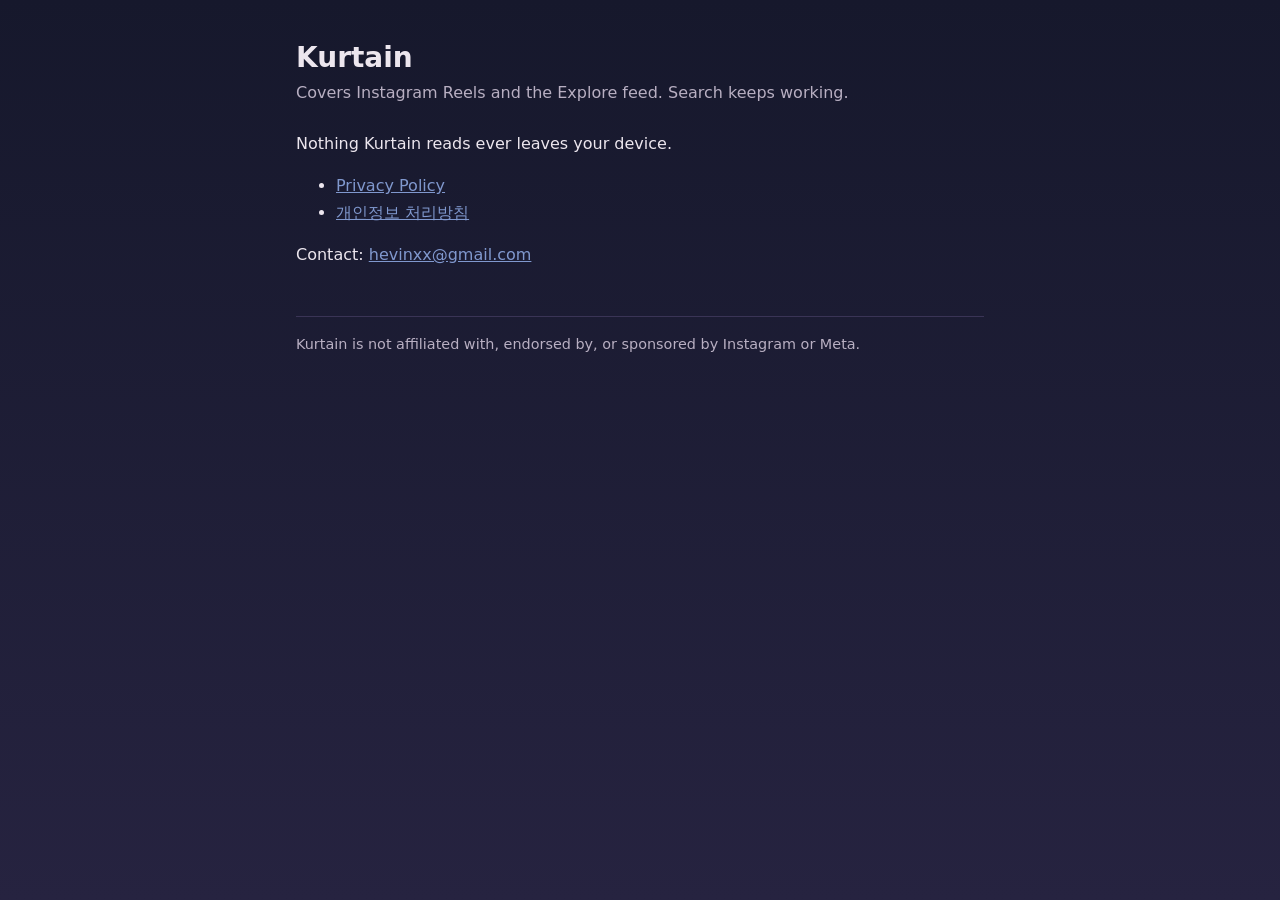
<file: index.html>
<!doctype html>
<html lang="en"><head><meta charset="utf-8"><meta name="viewport" content="width=device-width,initial-scale=1">
<title>Kurtain</title><link rel="stylesheet" href="style.css"></head><body><main>
<h1>Kurtain</h1>
<p class="meta">Covers Instagram Reels and the Explore feed. Search keeps working.</p>
<p>Nothing Kurtain reads ever leaves your device.</p>
<ul><li><a href="privacy/">Privacy Policy</a></li><li><a href="ko/privacy/" hreflang="ko">개인정보 처리방침</a></li></ul>
<p>Contact: <a href="mailto:hevinxx@gmail.com">hevinxx@gmail.com</a></p>
<footer>Kurtain is not affiliated with, endorsed by, or sponsored by Instagram or Meta.</footer></main></body></html>
</file>
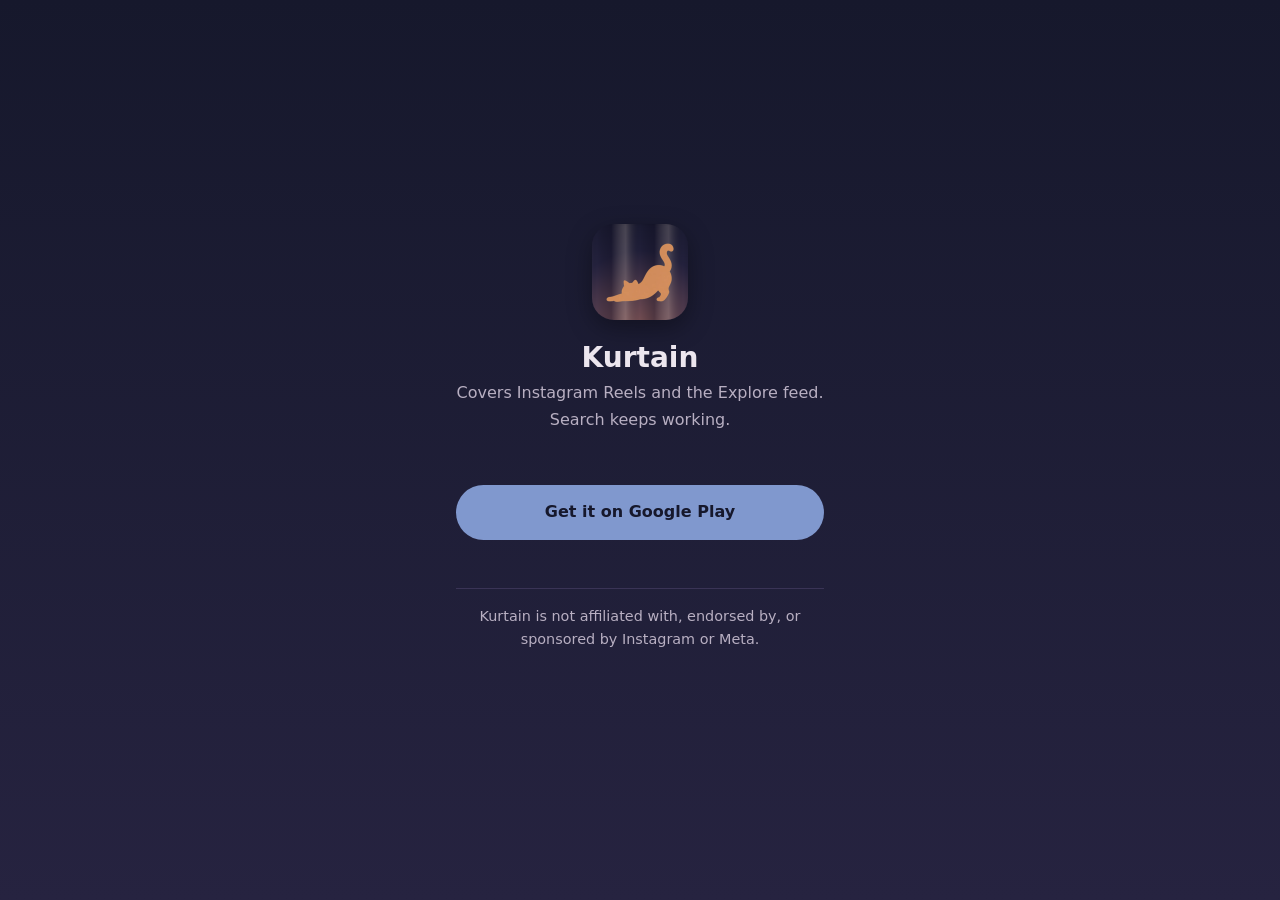
<file: app/index.html>
<!doctype html>
<html lang="en"><head><meta charset="utf-8"><meta name="viewport" content="width=device-width,initial-scale=1">
<title>Kurtain</title>
<meta name="description" content="Covers Instagram Reels and the Explore feed. Search keeps working.">
<meta property="og:title" content="Kurtain">
<meta property="og:description" content="Covers Instagram Reels and the Explore feed. Search keeps working.">
<meta property="og:image" content="https://hevinxx.github.io/kurtain-site/app/icon.png">
<link rel="icon" href="icon.png">
<script>
  // Android에서는 페이지를 보여 주지 않고 Play로 바로 보낸다. 미리보기: ?stay
  // 인스타그램 인앱 브라우저는 https Play 링크를 웹 페이지로 열기 때문에 market://로 Play 스토어 앱을 띄운다.
  // 그 밖의 브라우저(Chrome 등)는 https Play 링크를 Play 스토어 앱으로 넘긴다.
  (function () {
    var ua = navigator.userAgent || "";
    if (location.search.indexOf("stay") !== -1 || !/Android/.test(ua)) return;
    var web = "https://play.google.com/store/apps/details?id=io.hevinxx.kurtain";
    if (/Instagram/.test(ua)) {
      location.href = "market://details?id=io.hevinxx.kurtain";
      setTimeout(function () { if (!document.hidden) location.replace(web); }, 1500);
    } else {
      location.replace(web);
    }
  })();
</script>
<link rel="stylesheet" href="../style.css">
<style>
  main{min-height:100vh;display:flex;flex-direction:column;align-items:center;justify-content:center;text-align:center;max-width:400px}
  .icon{width:96px;height:96px;border-radius:22px;box-shadow:0 8px 24px rgba(0,0,0,.35)}
  h1{margin-top:20px}
  .store{display:block;width:100%;margin-top:28px;padding:14px 20px;border-radius:999px;background:var(--accent);color:var(--bg);font-weight:600;text-decoration:none}
  footer{width:100%}
</style>
</head><body><main>
<img class="icon" src="icon.png" alt="">
<h1>Kurtain</h1>
<p class="meta" id="lead">Covers Instagram Reels and the Explore feed. Search keeps working.</p>
<a class="store" id="store" href="https://play.google.com/store/apps/details?id=io.hevinxx.kurtain">Get it on Google Play</a>
<footer id="note">Kurtain is not affiliated with, endorsed by, or sponsored by Instagram or Meta.</footer>
</main>
<script>
  if (/^ko\b/i.test(navigator.language || "")) {
    document.documentElement.lang = "ko";
    document.getElementById("lead").textContent = "인스타그램 릴스와 탐색 피드를 가립니다. 검색은 그대로 씁니다.";
    document.getElementById("store").textContent = "Google Play에서 받기";
    document.getElementById("note").textContent = "Kurtain은 Instagram 또는 Meta와 제휴하거나 그 승인을 받은 앱이 아닙니다.";
  }
</script>
</body></html>
</file>
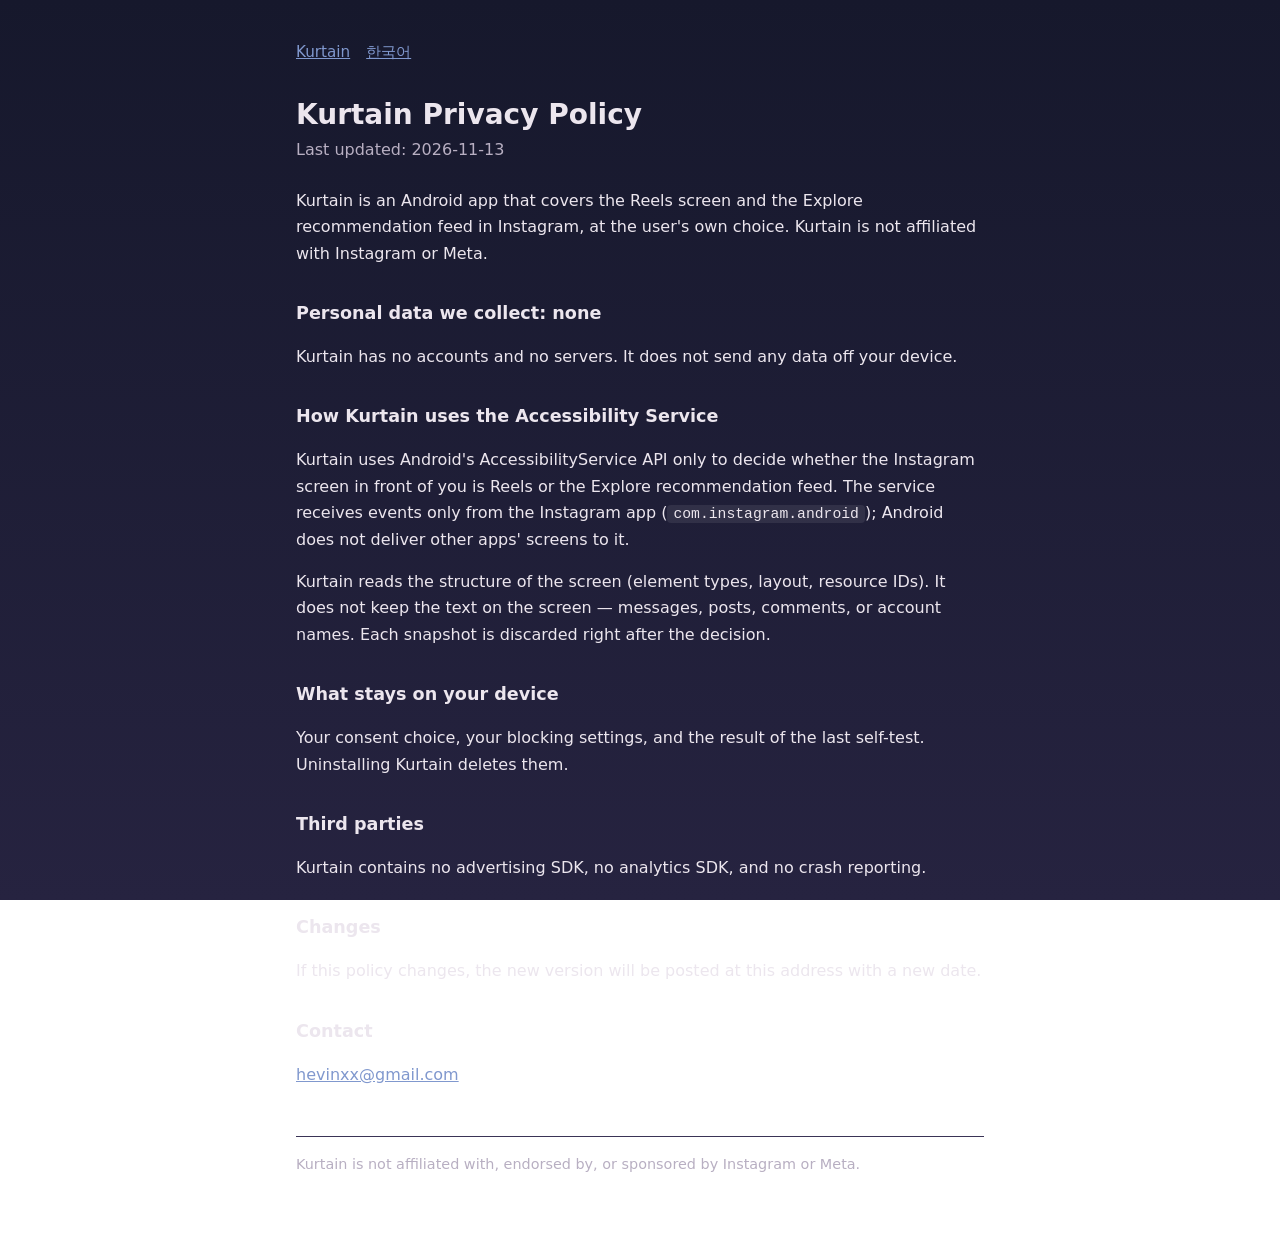
<file: privacy/index.html>
<!doctype html>
<html lang="en"><head><meta charset="utf-8"><meta name="viewport" content="width=device-width,initial-scale=1">
<title>Kurtain Privacy Policy</title><link rel="stylesheet" href="../style.css"></head><body><main>
<nav><a href="../">Kurtain</a><a href="../ko/privacy/" hreflang="ko">한국어</a></nav>
<h1>Kurtain Privacy Policy</h1>
<p class="meta">Last updated: 2026-11-13</p>
<p>Kurtain is an Android app that covers the Reels screen and the Explore recommendation feed in Instagram, at the user's own choice. Kurtain is not affiliated with Instagram or Meta.</p>
<h2>Personal data we collect: none</h2>
<p>Kurtain has no accounts and no servers. It does not send any data off your device.</p>
<h2>How Kurtain uses the Accessibility Service</h2>
<p>Kurtain uses Android's AccessibilityService API only to decide whether the Instagram screen in front of you is Reels or the Explore recommendation feed. The service receives events only from the Instagram app (<code>com.instagram.android</code>); Android does not deliver other apps' screens to it.</p>
<p>Kurtain reads the structure of the screen (element types, layout, resource IDs). It does not keep the text on the screen — messages, posts, comments, or account names. Each snapshot is discarded right after the decision.</p>
<h2>What stays on your device</h2>
<p>Your consent choice, your blocking settings, and the result of the last self-test. Uninstalling Kurtain deletes them.</p>
<h2>Third parties</h2>
<p>Kurtain contains no advertising SDK, no analytics SDK, and no crash reporting.</p>
<h2>Changes</h2>
<p>If this policy changes, the new version will be posted at this address with a new date.</p>
<h2>Contact</h2>
<p><a href="mailto:hevinxx@gmail.com">hevinxx@gmail.com</a></p>
<footer>Kurtain is not affiliated with, endorsed by, or sponsored by Instagram or Meta.</footer></main></body></html>
</file>
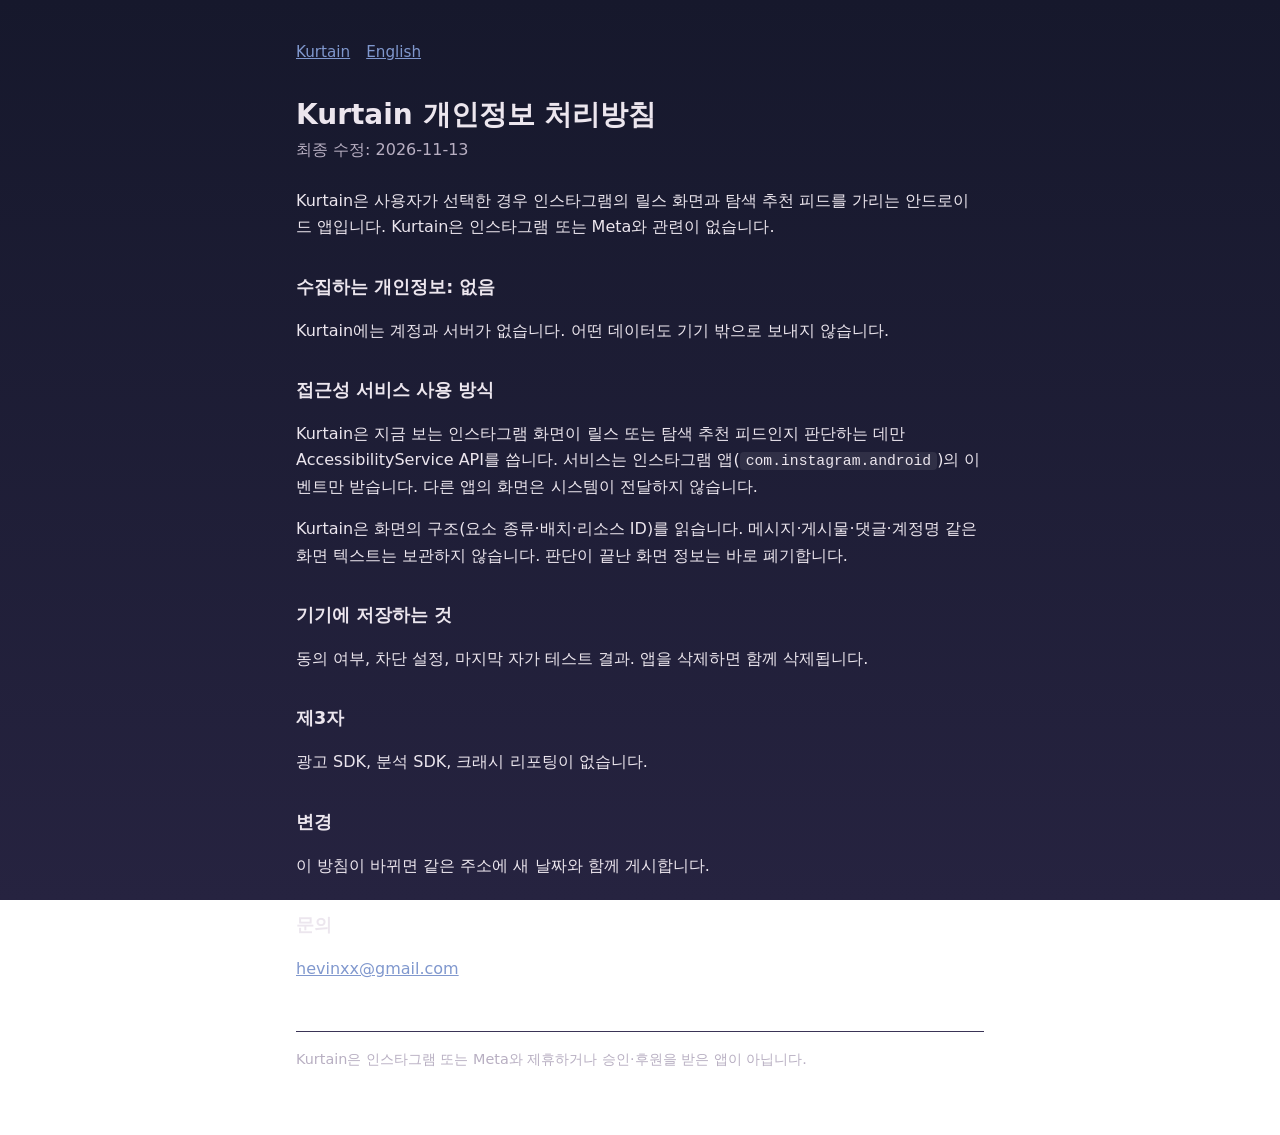
<file: ko/privacy/index.html>
<!doctype html>
<html lang="ko"><head><meta charset="utf-8"><meta name="viewport" content="width=device-width,initial-scale=1">
<title>Kurtain 개인정보 처리방침</title><link rel="stylesheet" href="../../style.css"></head><body><main>
<nav><a href="../../">Kurtain</a><a href="../../privacy/" hreflang="en">English</a></nav>
<h1>Kurtain 개인정보 처리방침</h1>
<p class="meta">최종 수정: 2026-11-13</p>
<p>Kurtain은 사용자가 선택한 경우 인스타그램의 릴스 화면과 탐색 추천 피드를 가리는 안드로이드 앱입니다. Kurtain은 인스타그램 또는 Meta와 관련이 없습니다.</p>
<h2>수집하는 개인정보: 없음</h2>
<p>Kurtain에는 계정과 서버가 없습니다. 어떤 데이터도 기기 밖으로 보내지 않습니다.</p>
<h2>접근성 서비스 사용 방식</h2>
<p>Kurtain은 지금 보는 인스타그램 화면이 릴스 또는 탐색 추천 피드인지 판단하는 데만 AccessibilityService API를 씁니다. 서비스는 인스타그램 앱(<code>com.instagram.android</code>)의 이벤트만 받습니다. 다른 앱의 화면은 시스템이 전달하지 않습니다.</p>
<p>Kurtain은 화면의 구조(요소 종류·배치·리소스 ID)를 읽습니다. 메시지·게시물·댓글·계정명 같은 화면 텍스트는 보관하지 않습니다. 판단이 끝난 화면 정보는 바로 폐기합니다.</p>
<h2>기기에 저장하는 것</h2>
<p>동의 여부, 차단 설정, 마지막 자가 테스트 결과. 앱을 삭제하면 함께 삭제됩니다.</p>
<h2>제3자</h2>
<p>광고 SDK, 분석 SDK, 크래시 리포팅이 없습니다.</p>
<h2>변경</h2>
<p>이 방침이 바뀌면 같은 주소에 새 날짜와 함께 게시합니다.</p>
<h2>문의</h2>
<p><a href="mailto:hevinxx@gmail.com">hevinxx@gmail.com</a></p>
<footer>Kurtain은 인스타그램 또는 Meta와 제휴하거나 승인·후원을 받은 앱이 아닙니다.</footer></main></body></html>
</file>
<file: style.css>
:root{--bg:#16182C;--bg2:#262340;--text:#ECE6EE;--muted:#B8AFC2;--accent:#8098CE;--line:#3A3456}
*{box-sizing:border-box}
body{margin:0;background:linear-gradient(180deg,var(--bg) 0%,var(--bg2) 100%) fixed;color:var(--text);font:16px/1.65 system-ui,-apple-system,"Segoe UI",Roboto,"Apple SD Gothic Neo","Noto Sans KR",sans-serif;min-height:100vh}
main{max-width:720px;margin:0 auto;padding:40px 16px 64px}
h1{font-size:1.75rem;line-height:1.3;margin:0 0 4px}
h2{font-size:1.1rem;margin:32px 0 8px}
p,li{color:var(--text)}
.meta{color:var(--muted);margin:0 0 24px}
a{color:var(--accent)}
code{background:rgba(255,255,255,.08);padding:1px 6px;border-radius:4px;font-size:.92em;overflow-wrap:anywhere}
nav{display:flex;gap:16px;margin-bottom:32px;font-size:.95rem}
footer{margin-top:48px;padding-top:16px;border-top:1px solid var(--line);color:var(--muted);font-size:.9rem}
</file>
